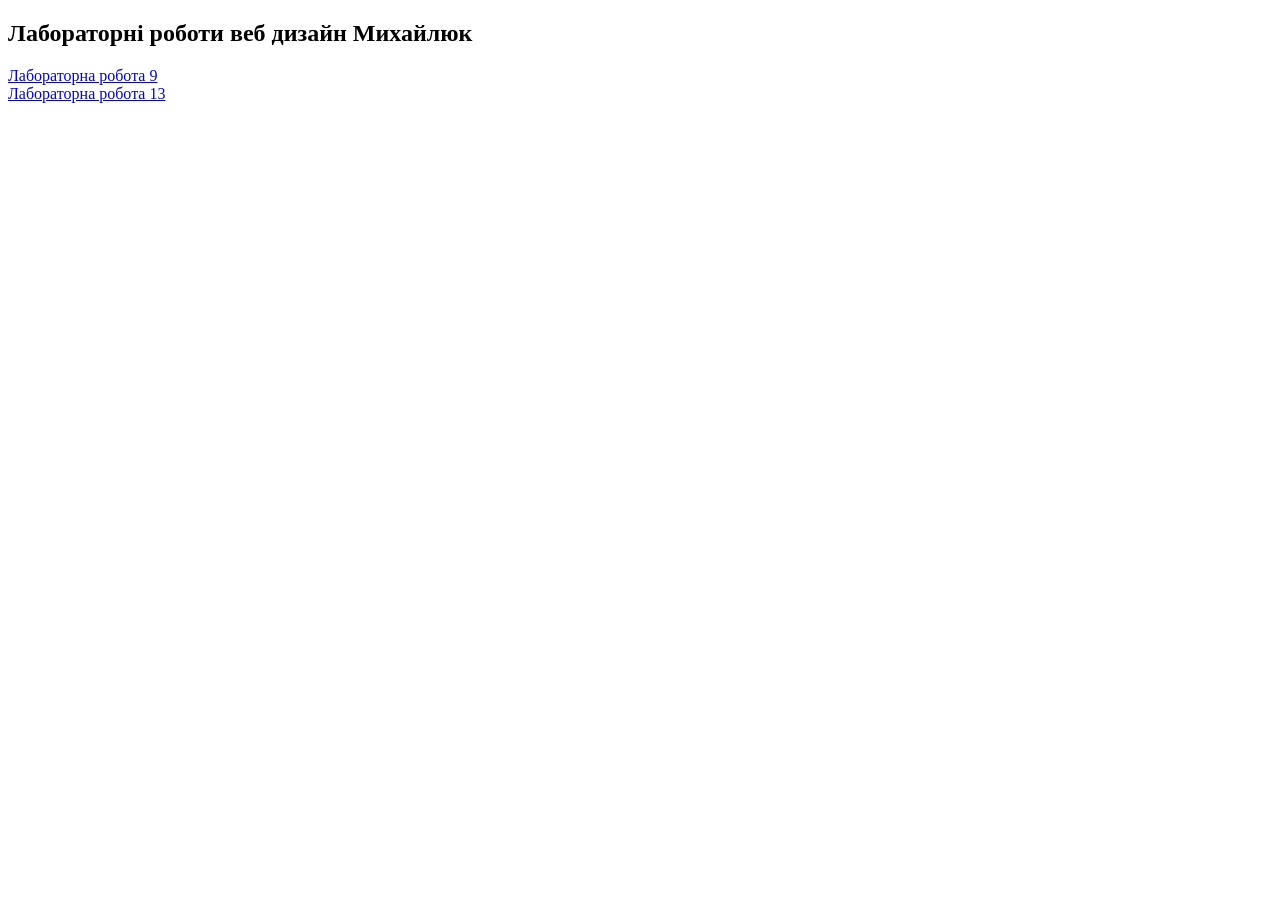
<file: index.html>
<!DOCTYPE html>
<html lang="en">
<head>
    <meta charset="UTF-8">
    <meta name="viewport" content="width=device-width, initial-scale=1.0">
    <title>Лабораторні роботи веб дизайн</title>
</head>
<body>
    <h2>Лабораторні роботи веб дизайн Михайлюк</h2>
    <a href="lab9/html/lab9_Mykhfiliuk.html">Лабораторна робота 9</a> <br>
    <a href="lab13/html/profile.html">Лабораторна робота 13
    </a>
</body>
</html>
</file>
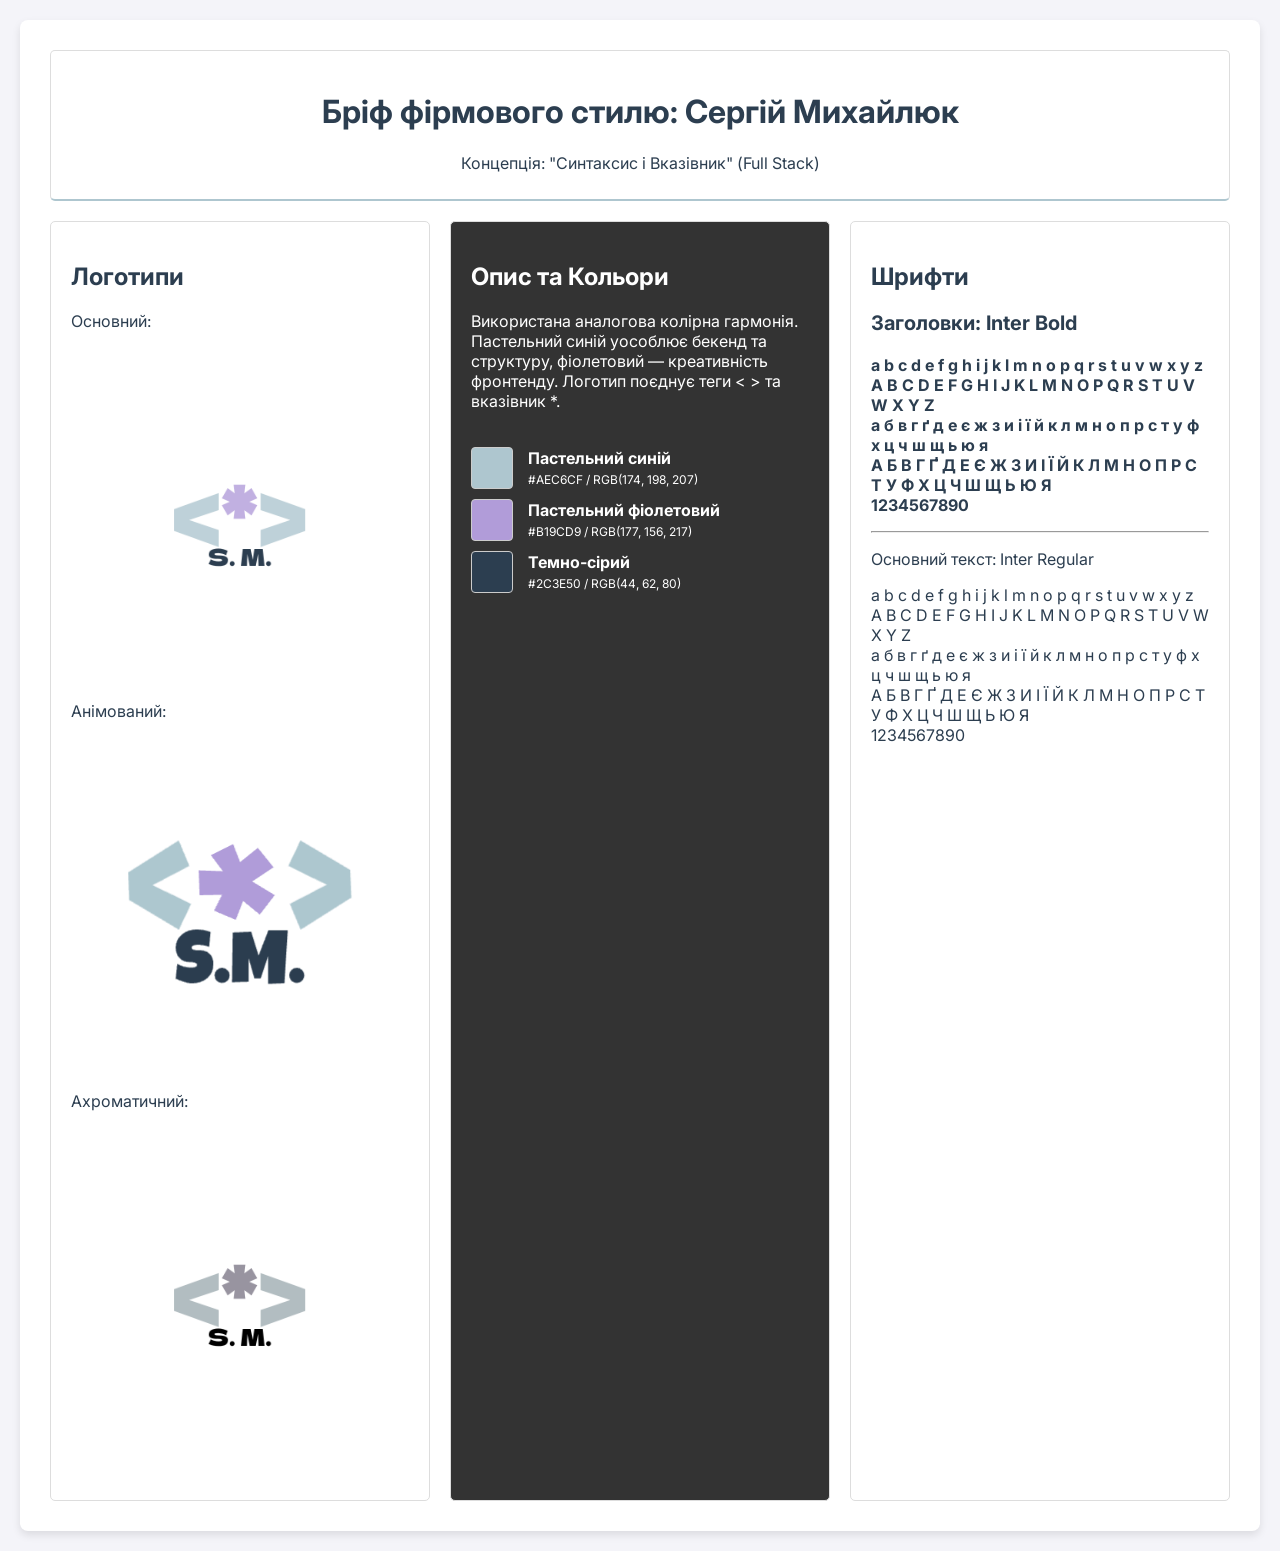
<file: lab9/html/lab9_Mykhfiliuk.html>
<!DOCTYPE html>
<html lang="uk">

<head>
    <meta charset="UTF-8">
    <meta name="viewport" content="width=device-width, initial-scale=1.0">
    <title>Фірмовий стиль - Сергій Михайлюк</title>
    <link rel="stylesheet" href="../css/style.css"> 
</head>

<body>

    <div class="grid-container">
        <div class="grid-item header">
            <h1>Бріф фірмового стилю: Сергій Михайлюк</h1>
            <p>Концепція: "Синтаксис і Вказівник" (Full Stack)</p>
        </div>

        <div class="grid-item">
            <h2>Логотипи</h2>
            <p>Основний:</p>
            <img src="../images/Logo.png" alt="Логотип вертикальний" class="logo-img">

            <p>Анімований:</p>
            <img src="../images/logo3.gif" alt="Логотип горизонтальний" class="logo-img">

            <p>Ахроматичний:</p>
            <img src="../images/LogoAh.png" alt="Логотип ахроматичний" class="logo-img">
        </div>

        <div class="grid-item" style="background-color: #333; color: white;">
            <h2>Опис та Кольори</h2>
            <p>Використана аналогова колірна гармонія. Пастельний синій уособлює бекенд та структуру, фіолетовий —
                креативність фронтенду. Логотип поєднує теги &lt; &gt; та вказівник *.</p>
            <br>
            <div class="color-box">
                <div class="color-square" style="background: #AEC6CF;"></div>
                <div>
                    <strong>Пастельний синій</strong><br>
                    <span style="font-size: 12px;">#AEC6CF / RGB(174, 198, 207)</span>
                </div>
            </div>
            <div class="color-box">
                <div class="color-square" style="background: #B19CD9;"></div>
                <div>
                    <strong>Пастельний фіолетовий</strong><br>
                    <span style="font-size: 12px;">#B19CD9 / RGB(177, 156, 217)</span>
                </div>
            </div>
            <div class="color-box">
                <div class="color-square" style="background: #2C3E50;"></div>
                <div>
                    <strong>Темно-сірий</strong><br>
                    <span style="font-size: 12px;">#2C3E50 / RGB(44, 62, 80)</span>
                </div>
            </div>
        </div>

        <div class="grid-item">
            <h2>Шрифти</h2>
            <p style="font-family: 'Inter', sans-serif; font-weight: 700; font-size: 20px;">
                Заголовки: Inter Bold
            </p>
            <p style="font-family: 'Inter', sans-serif; font-weight: 700;">
                a b c d e f g h i j k l m n o p q r s t u v w x y z <br>
                A B C D E F G H I J K L M N O P Q R S T U V W X Y Z <br>
                а б в г ґ д е є ж з и і ї й к л м н о п р с т у ф х ц ч ш щ ь ю я <br>
                А Б В Г Ґ Д Е Є Ж З И І Ї Й К Л М Н О П Р С Т У Ф Х Ц Ч Ш Щ Ь Ю Я<br>
                1234567890
            </p>
            <hr>
            <p style="font-family: 'Inter', sans-serif; font-weight: 400; font-size: 16px;">
                Основний текст: Inter Regular
            </p>
            <p style="font-family: 'Inter', sans-serif; font-weight: 400;">
                a b c d e f g h i j k l m n o p q r s t u v w x y z <br>
                A B C D E F G H I J K L M N O P Q R S T U V W X Y Z <br>
                а б в г ґ д е є ж з и і ї й к л м н о п р с т у ф х ц ч ш щ ь ю я <br>
                А Б В Г Ґ Д Е Є Ж З И І Ї Й К Л М Н О П Р С Т У Ф Х Ц Ч Ш Щ Ь Ю Я<br>
                1234567890
            </p>
        </div>
    </div>

</body>

</html>
</file>
<file: lab9/css/style.css>
@import url('https://fonts.googleapis.com/css2?family=Inter:wght@400;700&display=swap');

 body {
     font-family: 'Inter', sans-serif;
     background-color: #f4f4f9;
     color: #2C3E50;
     margin: 0;
     padding: 20px;
 }

 .grid-container {
     display: grid;
     grid-template-columns: repeat(3, 1fr);
     gap: 20px;
     max-width: 1200px;
     margin: 0 auto;
     background: #ffffff;
     padding: 30px;
     border-radius: 8px;
     box-shadow: 0 4px 8px rgba(0, 0, 0, 0.1);
 }

 .grid-item {
     padding: 20px;
     border: 1px solid #ddd;
     border-radius: 5px;
 }

 /* Заголовок на всю ширину */
 .header {
     grid-column: 1 / -1;
     text-align: center;
     border-bottom: 2px solid #AEC6CF;
     padding-bottom: 10px;
 }

 h1,
 h2 {
     font-weight: 700;
 }

 .color-box {
     display: flex;
     align-items: center;
     margin-bottom: 10px;
 }

 .color-square {
     width: 40px;
     height: 40px;
     margin-right: 15px;
     border-radius: 4px;
     border: 1px solid #ccc;
 }

 .logo-img {
     max-width: 100%;
     height: auto;
     display: block;
     margin-bottom: 15px;
 }
</file>
